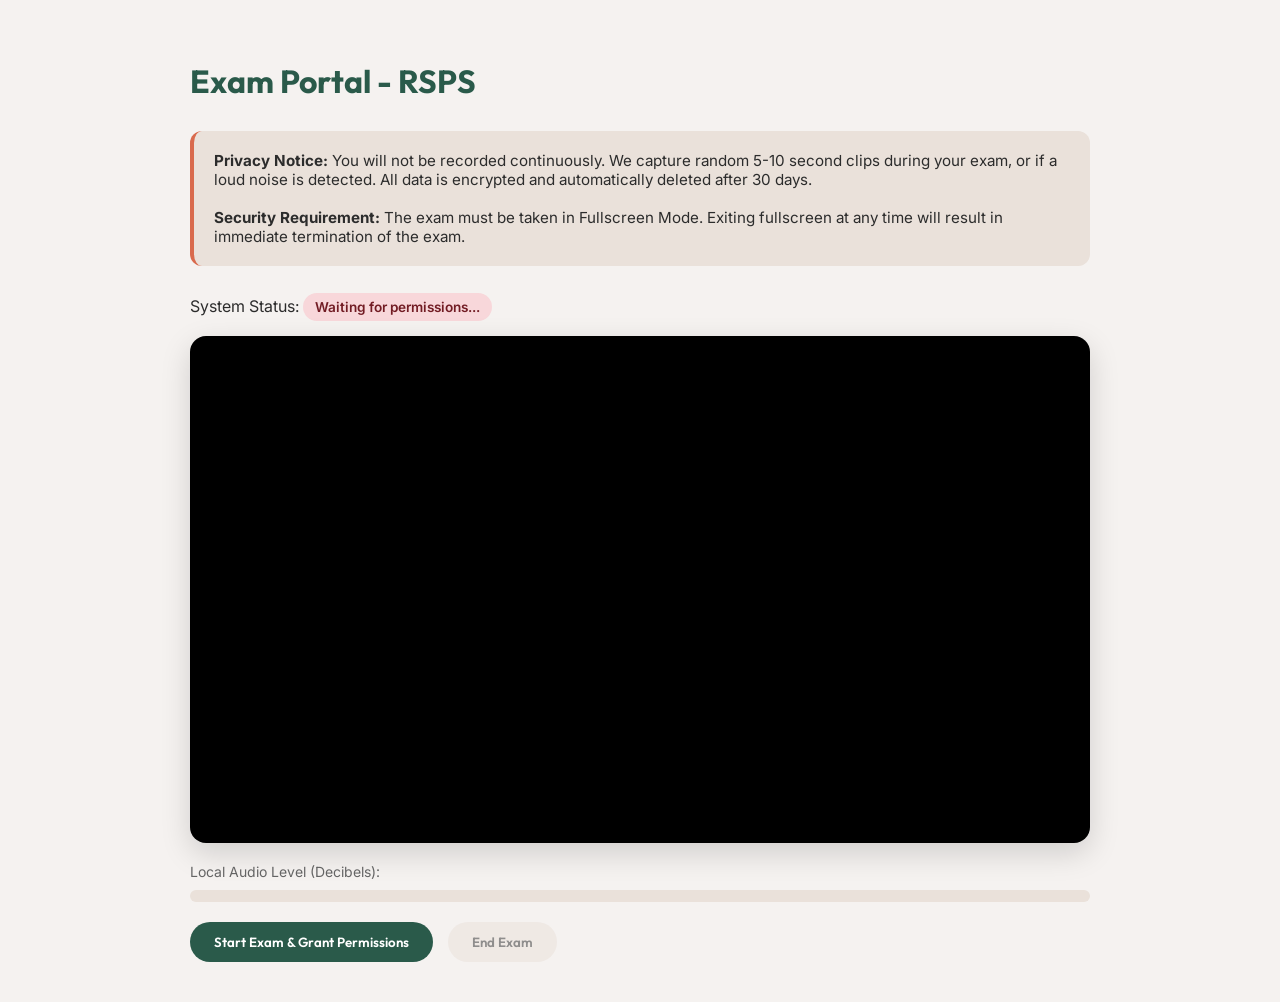
<file: static/rsps/index.html>
<!DOCTYPE html>
<html lang="en">
<head>
    <meta charset="UTF-8">
    <meta name="viewport" content="width=device-width, initial-scale=1.0">
    <title>RSPS Exam View</title>
    <link href="https://fonts.googleapis.com/css2?family=Outfit:wght@400;700&family=Inter:wght@400;500;600&display=swap" rel="stylesheet">
    <style>
        :root {
            --bg-primary: #F5F2F0;
            --bg-secondary: #EAE1DA;
            --text-main: #2C2C2C;
            --accent-vibrant: #D96A4D;
            --accent-forest: #2A5A4A;
            --accent-mustard: #E4A93C;
        }
        body { font-family: 'Inter', sans-serif; background: var(--bg-primary); color: var(--text-main); max-width: 900px; margin: 0 auto; padding: 40px 20px; }
        h1 { font-family: 'Outfit', sans-serif; color: var(--accent-forest); margin-bottom: 30px; }
        .alert { background: var(--bg-secondary); color: var(--text-main); padding: 20px; border-radius: 12px; margin-bottom: 30px; border-left: 4px solid var(--accent-vibrant); font-size: 0.95rem; }
        .camera-container { width: 100%; aspect-ratio: 16/9; background: #000; margin: 20px 0; border-radius: 16px; overflow: hidden; position: relative; box-shadow: 0 10px 30px rgba(0,0,0,0.15);}
        video { width: 100%; height: 100%; object-fit: cover; }
        .controls { display: flex; gap: 15px; margin-top: 20px; }
        button { font-family: 'Outfit', sans-serif; font-weight: 600; cursor: pointer; border: none; padding: 12px 24px; border-radius: 50px; transition: all 0.3s ease; }
        #start-btn { background: var(--accent-forest); color: white; }
        #start-btn:hover { background: #1f4236; transform: translateY(-2px); }
        #end-btn { background: var(--bg-secondary); color: var(--text-main); }
        #end-btn:disabled { opacity: 0.5; cursor: not-allowed; transform: none; }
        #end-btn:not(:disabled):hover { background: #dcd0c6; transform: translateY(-2px); }
        .status { padding: 6px 12px; border-radius: 20px; font-weight: 600; font-size: 0.85rem; }
        .status.active { background: #d4edda; color: #155724; }
        .status.error { background: #f8d7da; color: #721c24; }
        #audio-level { width: 100%; height: 12px; background: var(--bg-secondary); margin-top: 10px; border-radius: 6px; overflow: hidden;}
        #audio-bar { height: 100%; background: var(--accent-mustard); width: 0%; border-radius: 6px; transition: width 0.1s; }
        .ui-overlay { position: absolute; top: 15px; right: 15px; background: rgba(217, 106, 77, 0.9); color: white; padding: 6px 15px; border-radius: 20px; font-weight: bold; font-size: 13px; font-family: 'Outfit', sans-serif; letter-spacing: 0.5px; backdrop-filter: blur(5px);}
        #log { border-radius: 12px; background: white; border: 1px solid var(--bg-secondary); box-shadow: inset 0 2px 5px rgba(0,0,0,0.02);}
    </style>
</head>
<body>
    <h1>Exam Portal - RSPS</h1>
    
    <div class="alert">
        <strong>Privacy Notice:</strong> You will not be recorded continuously. We capture random 5-10 second clips during your exam, or if a loud noise is detected. All data is encrypted and automatically deleted after 30 days.<br><br>
        <strong>Security Requirement:</strong> The exam must be taken in Fullscreen Mode. Exiting fullscreen at any time will result in immediate termination of the exam.
    </div>

    <div>
        System Status: <span id="sys-status" class="status error">Waiting for permissions...</span>
    </div>

    <div class="camera-container">
        <video id="webcam" autoplay muted playsinline></video>
        <div class="ui-overlay" id="recording-indicator" style="display: none; background: rgba(255,0,0,0.8);">🔴 Recording...</div>
    </div>
    
    <div style="margin-bottom: 5px; font-size: 14px; color: #666;">Local Audio Level (Decibels):</div>
    <div id="audio-level"><div id="audio-bar"></div></div>

    <div class="controls">
        <button id="start-btn">Start Exam & Grant Permissions</button>
        <button id="end-btn" disabled>End Exam</button>
    </div>

    <!-- Hidden div to hold log output without showing to the user -->
    <div id="log" style="display: none;"></div>

    <script src="app.js"></script>
</body>
</html>
</file>
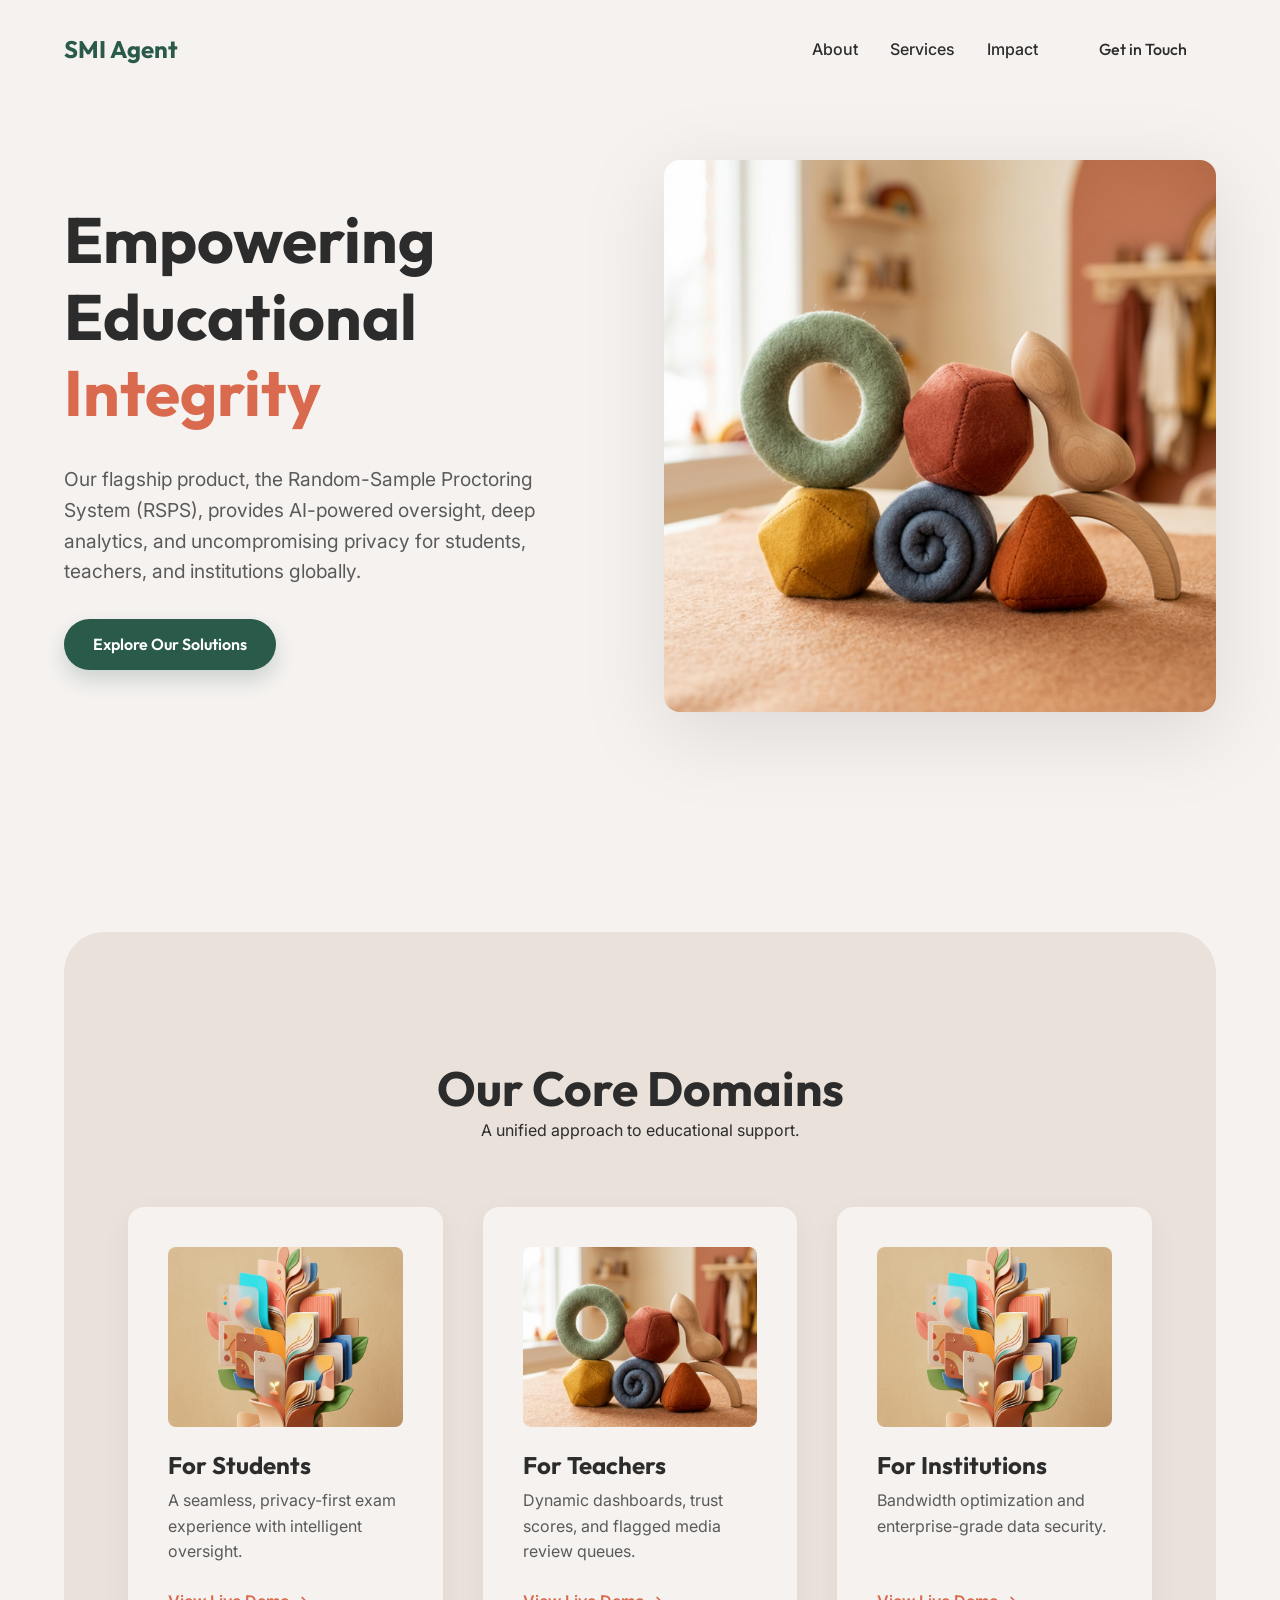
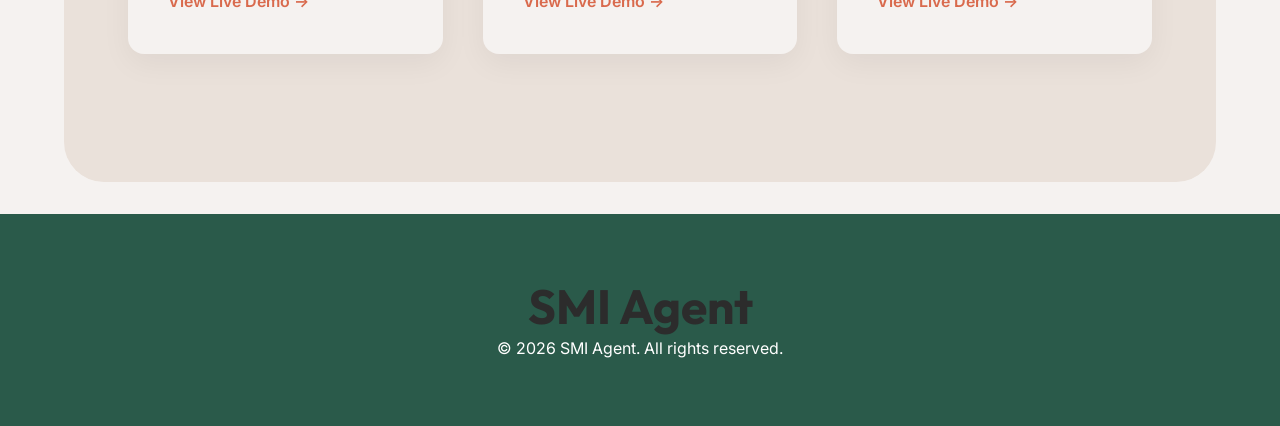
<file: static/smi_agent/index.html>
<!DOCTYPE html>
<html lang="en">
<head>
    <meta charset="UTF-8">
    <meta name="viewport" content="width=device-width, initial-scale=1.0">
    <title>SMI Agent - Elevating Education</title>
    <link rel="preconnect" href="https://fonts.googleapis.com">
    <link rel="preconnect" href="https://fonts.gstatic.com" crossorigin>
    <link href="https://fonts.googleapis.com/css2?family=Outfit:wght@400;700&family=Inter:wght@400;500;600&display=swap" rel="stylesheet">
    <link rel="stylesheet" href="style.css">
</head>
<body>
    <!-- Navbar -->
    <nav class="navbar">
        <div class="logo">SMI Agent</div>
        <ul class="nav-links">
            <li><a href="#about">About</a></li>
            <li><a href="#services">Services</a></li>
            <li><a href="#impact">Impact</a></li>
            <li><a href="#contact" class="btn">Get in Touch</a></li>
        </ul>
    </nav>

    <!-- Hero Section -->
    <section class="hero slide-in">
        <div class="hero-content parallax" data-speed="0.5">
            <h1>Empowering Educational <span class="highlight">Integrity</span></h1>
            <p>Our flagship product, the Random-Sample Proctoring System (RSPS), provides AI-powered oversight, deep analytics, and uncompromising privacy for students, teachers, and institutions globally.</p>
            <a href="#services" class="btn btn-primary cta">Explore Our Solutions</a>
        </div>
        <div class="hero-image parallax" data-speed="0.2">
            <img src="shape_1.png" alt="Abstract Educational Shape" class="hover-float">
        </div>
    </section>

    <!-- Modular Services Section -->
    <section id="services" class="services grid-domain fade-in">
        <div class="section-header">
            <h2>Our Core Domains</h2>
            <p>A unified approach to educational support.</p>
        </div>
        <div class="card-grid">
            <div class="card interactive-card">
                <div class="card-image">
                    <img src="shape_2.png" alt="Growth Shape">
                </div>
                <h3>For Students</h3>
                <p>A seamless, privacy-first exam experience with intelligent oversight.</p>
                <a href="student.html" class="link">View Live Demo &rarr;</a>
            </div>
            <div class="card interactive-card">
                <div class="card-image">
                    <img src="shape_1.png" alt="Admin Shape">
                </div>
                <h3>For Teachers</h3>
                <p>Dynamic dashboards, trust scores, and flagged media review queues.</p>
                <a href="teacher.html" class="link">View Live Demo &rarr;</a>
            </div>
            <div class="card interactive-card">
                <div class="card-image">
                    <img src="shape_2.png" alt="Partner Shape">
                </div>
                <h3>For Institutions</h3>
                <p>Bandwidth optimization and enterprise-grade data security.</p>
                <a href="institution.html" class="link">View Live Demo &rarr;</a>
            </div>
        </div>
    </section>

    <!-- Footer -->
    <footer>
        <div class="footer-content">
            <h2>SMI Agent</h2>
            <p>&copy; 2026 SMI Agent. All rights reserved.</p>
        </div>
    </footer>

    <script src="app.js"></script>
</body>
</html>
</file>
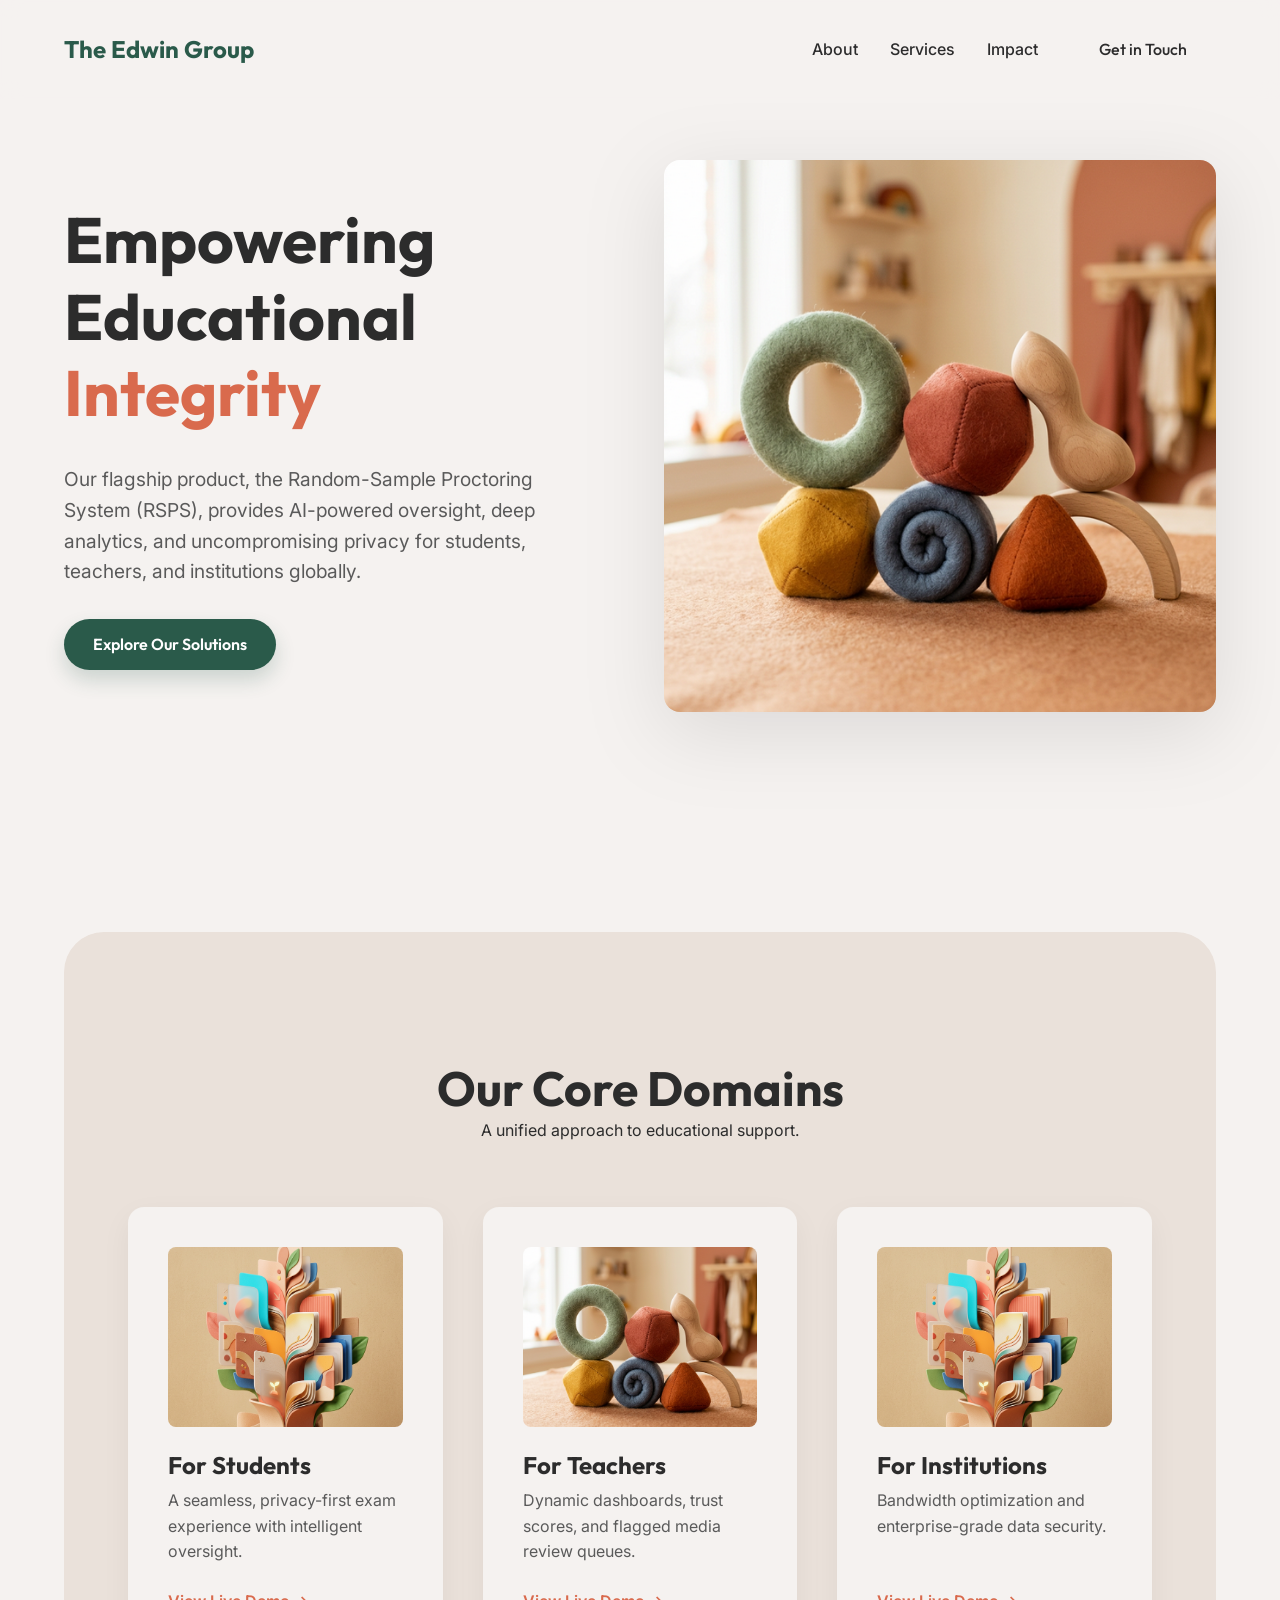
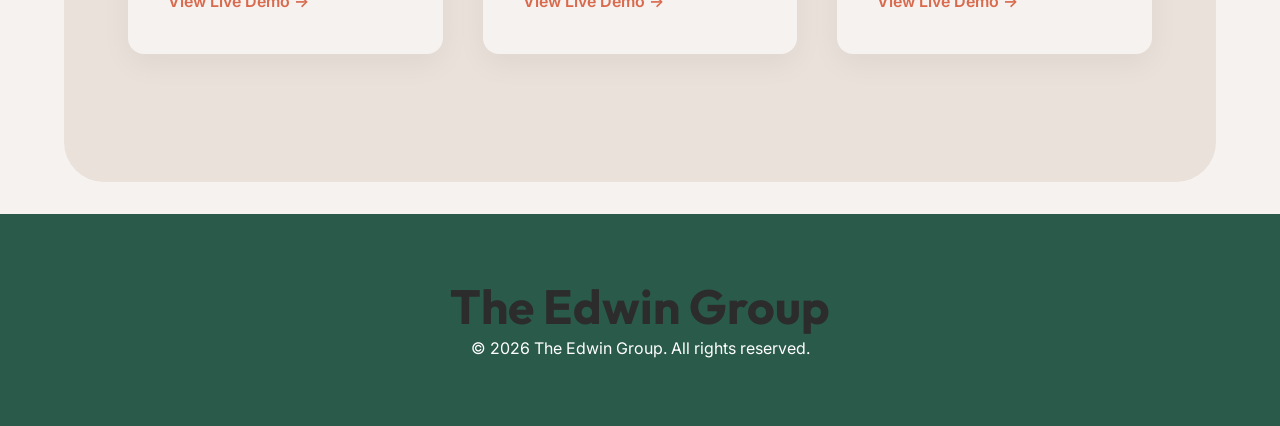
<file: RSPS/backend/static/edwin/index.html>
<!DOCTYPE html>
<html lang="en">
<head>
    <meta charset="UTF-8">
    <meta name="viewport" content="width=device-width, initial-scale=1.0">
    <title>The Edwin Group - Elevating Education</title>
    <link rel="preconnect" href="https://fonts.googleapis.com">
    <link rel="preconnect" href="https://fonts.gstatic.com" crossorigin>
    <link href="https://fonts.googleapis.com/css2?family=Outfit:wght@400;700&family=Inter:wght@400;500;600&display=swap" rel="stylesheet">
    <link rel="stylesheet" href="style.css">
</head>
<body>
    <!-- Navbar -->
    <nav class="navbar">
        <div class="logo">The Edwin Group</div>
        <ul class="nav-links">
            <li><a href="#about">About</a></li>
            <li><a href="#services">Services</a></li>
            <li><a href="#impact">Impact</a></li>
            <li><a href="#contact" class="btn">Get in Touch</a></li>
        </ul>
    </nav>

    <!-- Hero Section -->
    <section class="hero slide-in">
        <div class="hero-content parallax" data-speed="0.5">
            <h1>Empowering Educational <span class="highlight">Integrity</span></h1>
            <p>Our flagship product, the Random-Sample Proctoring System (RSPS), provides AI-powered oversight, deep analytics, and uncompromising privacy for students, teachers, and institutions globally.</p>
            <a href="#services" class="btn btn-primary cta">Explore Our Solutions</a>
        </div>
        <div class="hero-image parallax" data-speed="0.2">
            <img src="shape_1.png" alt="Abstract Educational Shape" class="hover-float">
        </div>
    </section>

    <!-- Modular Services Section -->
    <section id="services" class="services grid-domain fade-in">
        <div class="section-header">
            <h2>Our Core Domains</h2>
            <p>A unified approach to educational support.</p>
        </div>
        <div class="card-grid">
            <div class="card interactive-card">
                <div class="card-image">
                    <img src="shape_2.png" alt="Growth Shape">
                </div>
                <h3>For Students</h3>
                <p>A seamless, privacy-first exam experience with intelligent oversight.</p>
                <a href="student.html" class="link">View Live Demo &rarr;</a>
            </div>
            <div class="card interactive-card">
                <div class="card-image">
                    <img src="shape_1.png" alt="Admin Shape">
                </div>
                <h3>For Teachers</h3>
                <p>Dynamic dashboards, trust scores, and flagged media review queues.</p>
                <a href="teacher.html" class="link">View Live Demo &rarr;</a>
            </div>
            <div class="card interactive-card">
                <div class="card-image">
                    <img src="shape_2.png" alt="Partner Shape">
                </div>
                <h3>For Institutions</h3>
                <p>Bandwidth optimization and enterprise-grade data security.</p>
                <a href="institution.html" class="link">View Live Demo &rarr;</a>
            </div>
        </div>
    </section>

    <!-- Footer -->
    <footer>
        <div class="footer-content">
            <h2>The Edwin Group</h2>
            <p>&copy; 2026 The Edwin Group. All rights reserved.</p>
        </div>
    </footer>

    <script src="app.js"></script>
</body>
</html>
</file>
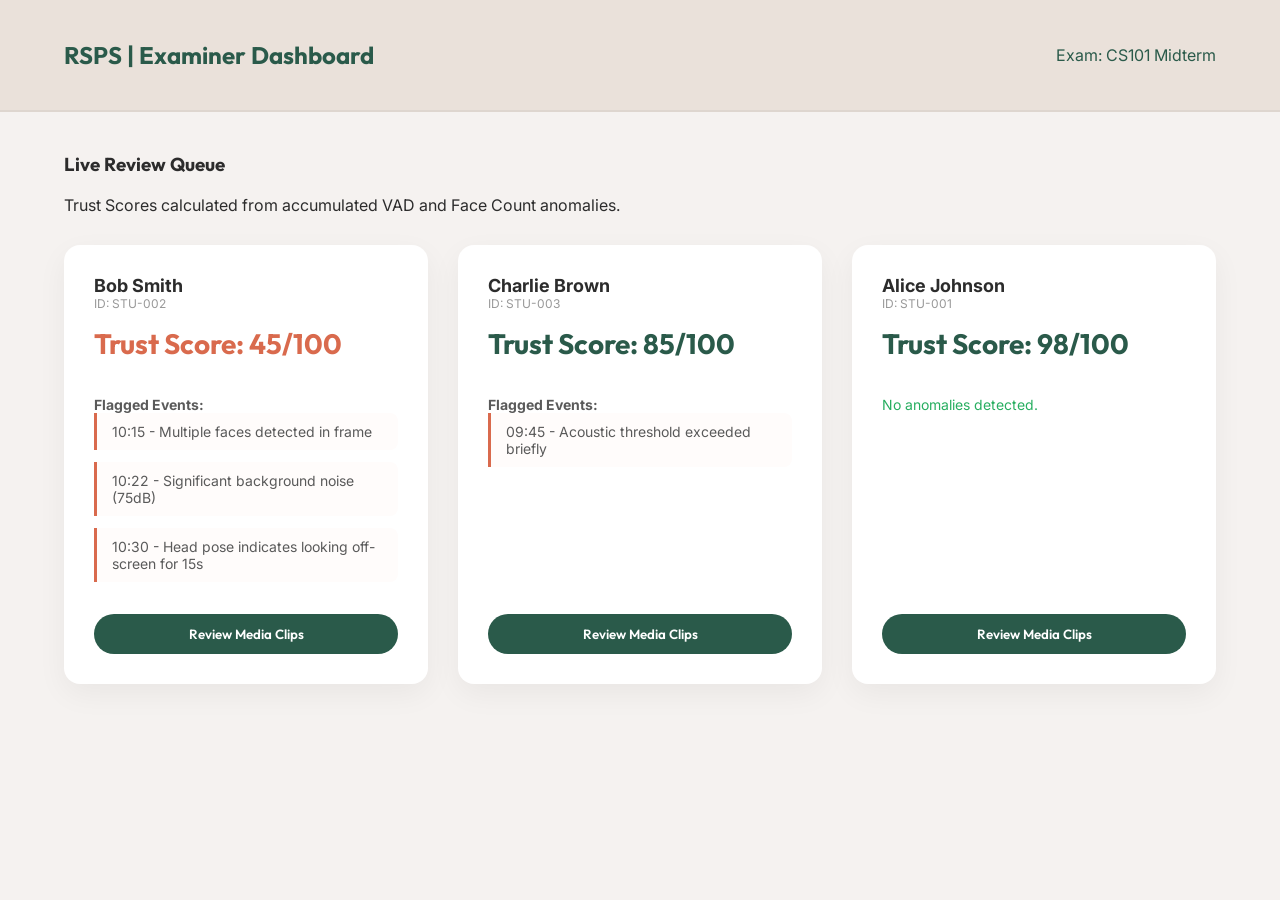
<file: static/rsps/dashboard.html>
<!DOCTYPE html>
<html lang="en">
<head>
    <meta charset="UTF-8">
    <meta name="viewport" content="width=device-width, initial-scale=1.0">
    <title>RSPS Examiner Dashboard</title>
    <link href="https://fonts.googleapis.com/css2?family=Outfit:wght@400;700&family=Inter:wght@400;500;600&display=swap" rel="stylesheet">
    <style>
        :root {
            --bg-primary: #F5F2F0;
            --bg-secondary: #EAE1DA;
            --text-main: #2C2C2C;
            --accent-vibrant: #D96A4D;
            --accent-forest: #2A5A4A;
            --border-radius: 16px;
        }
        body { font-family: 'Inter', sans-serif; margin: 0; background: var(--bg-primary); color: var(--text-main); }
        h1, h2, h3 { font-family: 'Outfit', sans-serif; }
        .header { background: var(--bg-secondary); color: var(--accent-forest); padding: 20px 5%; display: flex; justify-content: space-between; align-items: center; border-bottom: 2px solid rgba(0,0,0,0.05);}
        .container { max-width: 1200px; margin: 40px auto; padding: 0 5%; }
        .student-grid { display: grid; grid-template-columns: repeat(auto-fill, minmax(320px, 1fr)); gap: 30px; margin-top: 30px;}
        .card { background: white; border-radius: var(--border-radius); box-shadow: 0 10px 30px rgba(0,0,0,0.05); padding: 30px; display: flex; flex-direction: column; transition: transform 0.3s ease; border-top: 4px solid var(--accent-mustard); }
        .card:hover { transform: translateY(-5px); box-shadow: 0 15px 40px rgba(0,0,0,0.08); }
        .trust-score { font-size: 28px; font-family: 'Outfit', sans-serif; font-weight: 700; margin: 15px 0; }
        .score-high { color: var(--accent-forest); }
        .score-med { color: #E4A93C; }
        .score-low { color: var(--accent-vibrant); }
        .btn { background: var(--accent-forest); font-family: 'Outfit', sans-serif; font-weight: 600; color: white; border: none; padding: 12px 20px; border-radius: 50px; cursor: pointer; margin-top: auto; transition: all 0.3s ease;}
        .btn:hover { background: #1f4236; transform: translateY(-2px); }
        .flag-list { font-size: 14px; margin: 20px 0; color: #5A5A5A; }
        .flag-item { border-left: 3px solid var(--accent-vibrant); padding-left: 15px; margin-bottom: 12px; background: #fffcfb; padding: 10px 10px 10px 15px; border-radius: 0 8px 8px 0;}
    </style>
</head>
<body>
    <div class="header">
        <h2>RSPS | Examiner Dashboard</h2>
        <div>Exam: CS101 Midterm</div>
    </div>
    
    <div class="container">
        <h3>Live Review Queue</h3>
        <p>Trust Scores calculated from accumulated VAD and Face Count anomalies.</p>
        
        <div class="student-grid" id="student-grid">
            <!-- Populated via JS -->
        </div>
    </div>

    <script src="dashboard.js"></script>
</body>
</html>
</file>
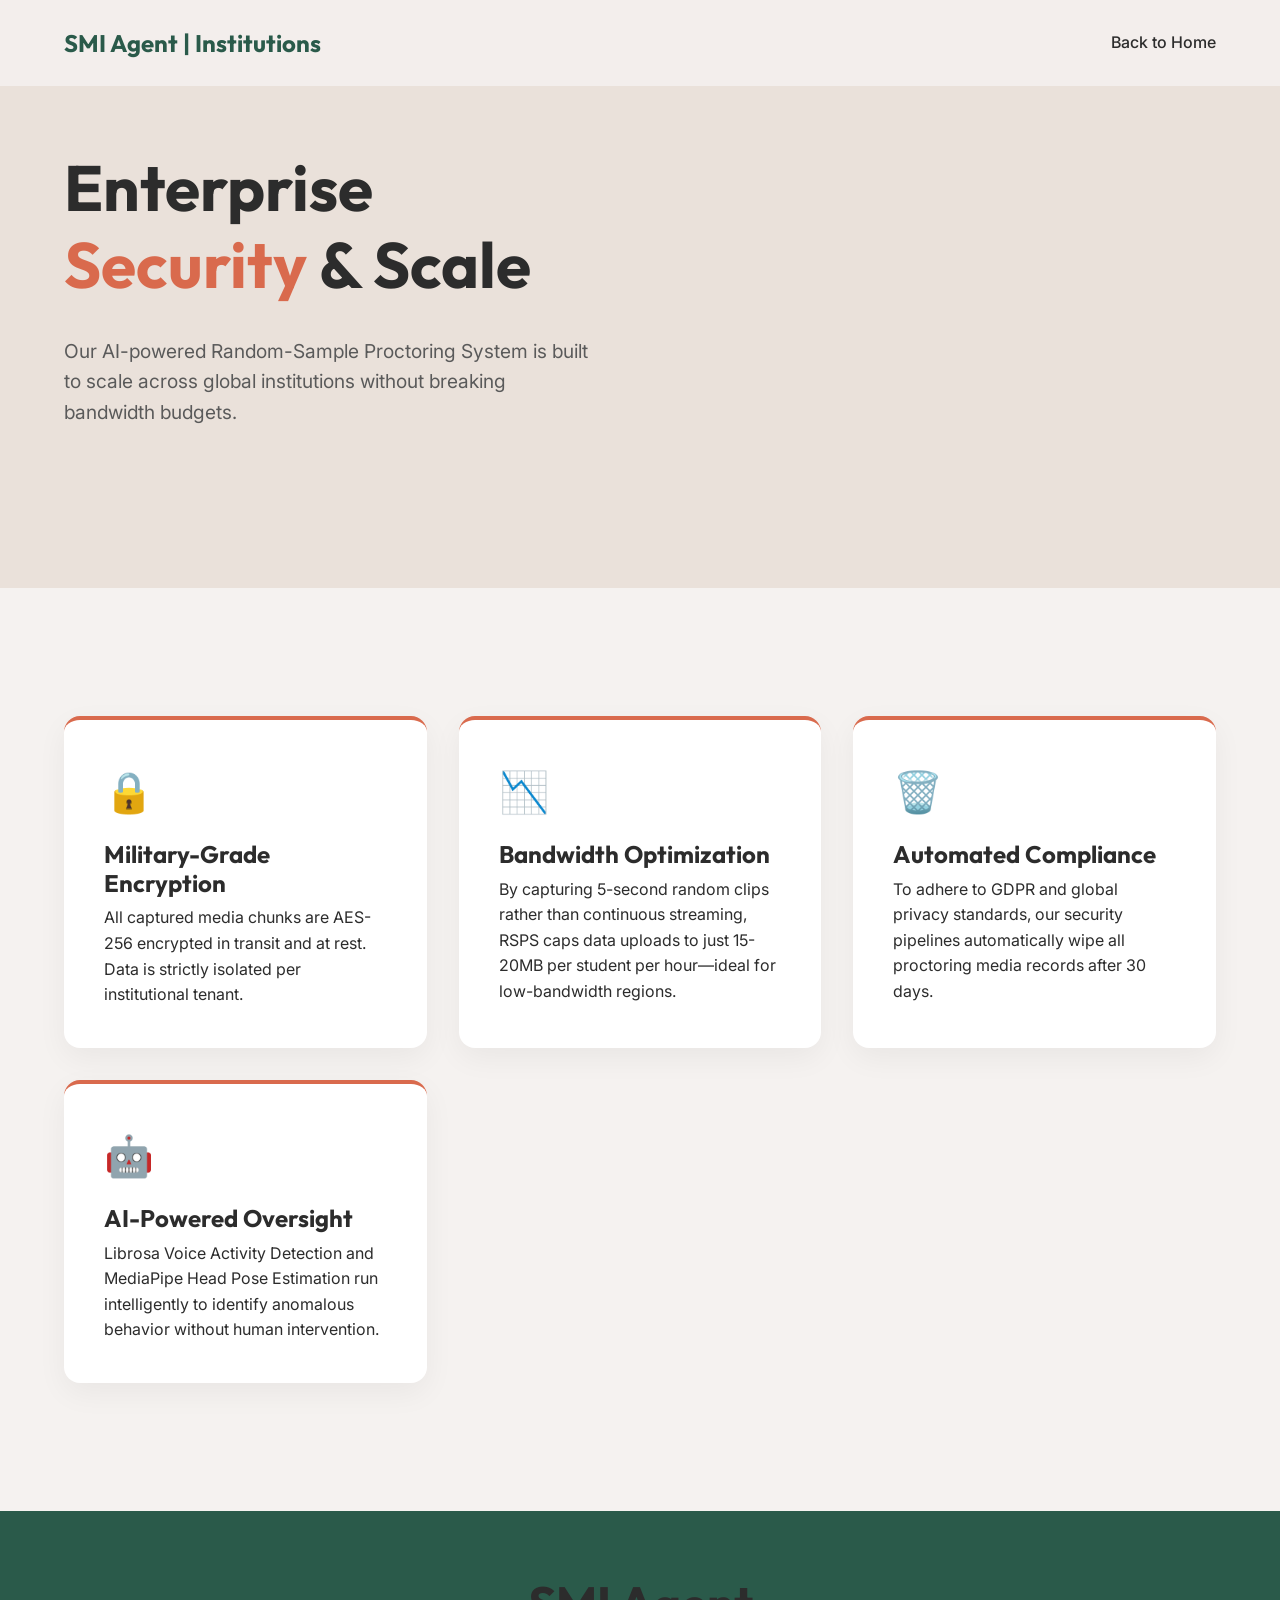
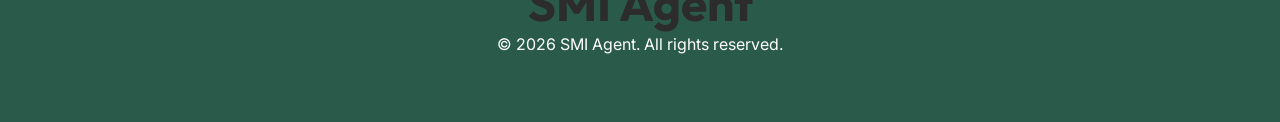
<file: static/smi_agent/institution.html>
<!DOCTYPE html>
<html lang="en">
<head>
    <meta charset="UTF-8">
    <meta name="viewport" content="width=device-width, initial-scale=1.0">
    <title>SMI Agent - Institution Solutions</title>
    <link rel="preconnect" href="https://fonts.googleapis.com">
    <link rel="preconnect" href="https://fonts.gstatic.com" crossorigin>
    <link href="https://fonts.googleapis.com/css2?family=Outfit:wght@400;700&family=Inter:wght@400;500;600&display=swap" rel="stylesheet">
    <link rel="stylesheet" href="style.css">
    <style>
        .features-grid {
            display: grid;
            grid-template-columns: repeat(auto-fit, minmax(300px, 1fr));
            gap: 2rem;
            margin: var(--spacing-xl) 5%;
        }
        .feature-item {
            background: white;
            padding: 2.5rem;
            border-radius: var(--border-radius);
            box-shadow: 0 10px 30px rgba(0,0,0,0.05);
            border-top: 4px solid var(--accent-vibrant);
        }
        .feature-icon {
            font-size: 2.5rem;
            margin-bottom: 1rem;
        }
    </style>
</head>
<body>
    <!-- Navbar -->
    <nav class="navbar">
        <div class="logo">SMI Agent | Institutions</div>
        <ul class="nav-links">
            <li><a href="index.html">Back to Home</a></li>
        </ul>
    </nav>

    <!-- Content -->
    <section class="hero slide-in" style="min-height: 50vh; padding-top: 150px; background-color: var(--bg-secondary);">
        <div class="hero-content">
            <h1>Enterprise <span class="highlight">Security</span> & Scale</h1>
            <p>Our AI-powered Random-Sample Proctoring System is built to scale across global institutions without breaking bandwidth budgets.</p>
        </div>
    </section>

    <div class="features-grid fade-in">
        <div class="feature-item">
            <div class="feature-icon">🔒</div>
            <h3>Military-Grade Encryption</h3>
            <p>All captured media chunks are AES-256 encrypted in transit and at rest. Data is strictly isolated per institutional tenant.</p>
        </div>
        <div class="feature-item">
            <div class="feature-icon">📉</div>
            <h3>Bandwidth Optimization</h3>
            <p>By capturing 5-second random clips rather than continuous streaming, RSPS caps data uploads to just 15-20MB per student per hour—ideal for low-bandwidth regions.</p>
        </div>
        <div class="feature-item">
            <div class="feature-icon">🗑️</div>
            <h3>Automated Compliance</h3>
            <p>To adhere to GDPR and global privacy standards, our security pipelines automatically wipe all proctoring media records after 30 days.</p>
        </div>
        <div class="feature-item">
            <div class="feature-icon">🤖</div>
            <h3>AI-Powered Oversight</h3>
            <p>Librosa Voice Activity Detection and MediaPipe Head Pose Estimation run intelligently to identify anomalous behavior without human intervention.</p>
        </div>
    </div>

    <footer>
        <div class="footer-content">
            <h2>SMI Agent</h2>
            <p>&copy; 2026 SMI Agent. All rights reserved.</p>
        </div>
    </footer>
    <script src="app.js"></script>
</body>
</html>
</file>
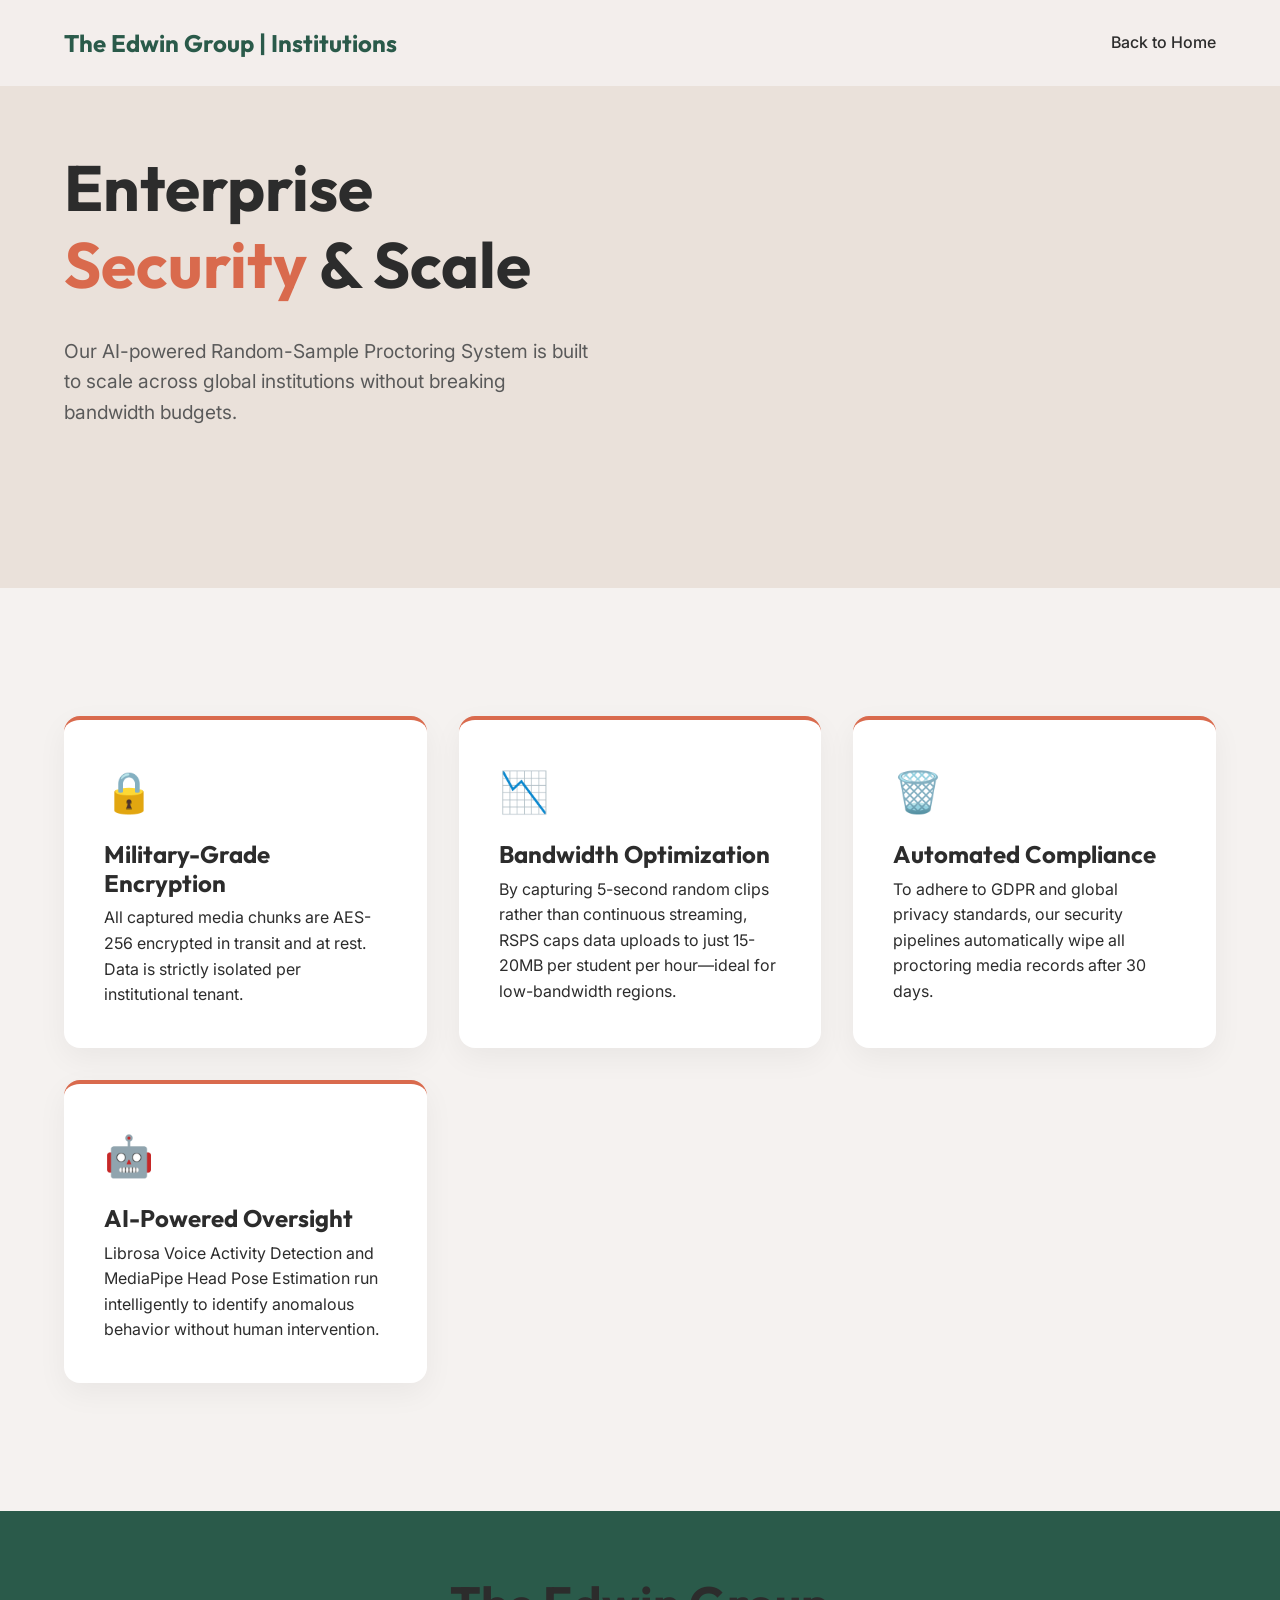
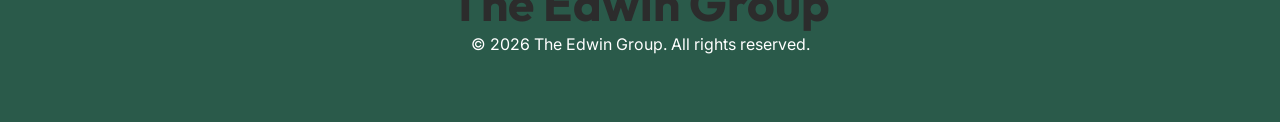
<file: RSPS/backend/static/edwin/institution.html>
<!DOCTYPE html>
<html lang="en">
<head>
    <meta charset="UTF-8">
    <meta name="viewport" content="width=device-width, initial-scale=1.0">
    <title>The Edwin Group - Institution Solutions</title>
    <link rel="preconnect" href="https://fonts.googleapis.com">
    <link rel="preconnect" href="https://fonts.gstatic.com" crossorigin>
    <link href="https://fonts.googleapis.com/css2?family=Outfit:wght@400;700&family=Inter:wght@400;500;600&display=swap" rel="stylesheet">
    <link rel="stylesheet" href="style.css">
    <style>
        .features-grid {
            display: grid;
            grid-template-columns: repeat(auto-fit, minmax(300px, 1fr));
            gap: 2rem;
            margin: var(--spacing-xl) 5%;
        }
        .feature-item {
            background: white;
            padding: 2.5rem;
            border-radius: var(--border-radius);
            box-shadow: 0 10px 30px rgba(0,0,0,0.05);
            border-top: 4px solid var(--accent-vibrant);
        }
        .feature-icon {
            font-size: 2.5rem;
            margin-bottom: 1rem;
        }
    </style>
</head>
<body>
    <!-- Navbar -->
    <nav class="navbar">
        <div class="logo">The Edwin Group | Institutions</div>
        <ul class="nav-links">
            <li><a href="index.html">Back to Home</a></li>
        </ul>
    </nav>

    <!-- Content -->
    <section class="hero slide-in" style="min-height: 50vh; padding-top: 150px; background-color: var(--bg-secondary);">
        <div class="hero-content">
            <h1>Enterprise <span class="highlight">Security</span> & Scale</h1>
            <p>Our AI-powered Random-Sample Proctoring System is built to scale across global institutions without breaking bandwidth budgets.</p>
        </div>
    </section>

    <div class="features-grid fade-in">
        <div class="feature-item">
            <div class="feature-icon">🔒</div>
            <h3>Military-Grade Encryption</h3>
            <p>All captured media chunks are AES-256 encrypted in transit and at rest. Data is strictly isolated per institutional tenant.</p>
        </div>
        <div class="feature-item">
            <div class="feature-icon">📉</div>
            <h3>Bandwidth Optimization</h3>
            <p>By capturing 5-second random clips rather than continuous streaming, RSPS caps data uploads to just 15-20MB per student per hour—ideal for low-bandwidth regions.</p>
        </div>
        <div class="feature-item">
            <div class="feature-icon">🗑️</div>
            <h3>Automated Compliance</h3>
            <p>To adhere to GDPR and global privacy standards, our security pipelines automatically wipe all proctoring media records after 30 days.</p>
        </div>
        <div class="feature-item">
            <div class="feature-icon">🤖</div>
            <h3>AI-Powered Oversight</h3>
            <p>Librosa Voice Activity Detection and MediaPipe Head Pose Estimation run intelligently to identify anomalous behavior without human intervention.</p>
        </div>
    </div>

    <footer>
        <div class="footer-content">
            <h2>The Edwin Group</h2>
            <p>&copy; 2026 The Edwin Group. All rights reserved.</p>
        </div>
    </footer>
    <script src="app.js"></script>
</body>
</html>
</file>
<file: static/smi_agent/style.css>
/* ==============================
   The Edwin Group - Brand Tokens
   ============================== */
:root {
    /* Color Palette */
    --bg-primary: #F5F2F0; /* Soft Beige */
    --bg-secondary: #EAE1DA; /* Warm Sand */
    --text-main: #2C2C2C;
    --text-muted: #5A5A5A;
    --accent-vibrant: #D96A4D; /* Terracotta */
    --accent-forest: #2A5A4A; /* Forest Green */
    --accent-mustard: #E4A93C; /* Mustard Yellow */
    
    /* Typography */
    --font-heading: 'Outfit', sans-serif;
    --font-body: 'Inter', sans-serif;
    
    /* Spacing & Utilities */
    --spacing-sm: 1rem;
    --spacing-md: 2rem;
    --spacing-lg: 4rem;
    --spacing-xl: 8rem;
    --border-radius: 16px;
    --transition-smooth: all 0.4s cubic-bezier(0.25, 0.8, 0.25, 1);
}

/* ==============================
   Base Styles
   ============================== */
* {
    margin: 0;
    padding: 0;
    box-sizing: border-box;
}

body {
    background-color: var(--bg-primary);
    color: var(--text-main);
    font-family: var(--font-body);
    line-height: 1.6;
    overflow-x: hidden;
    scroll-behavior: smooth;
}

h1, h2, h3, h4 {
    font-family: var(--font-heading);
    font-weight: 700;
    line-height: 1.2;
    color: var(--text-main);
}

h1 { font-size: clamp(2.5rem, 5vw, 4.5rem); }
h2 { font-size: clamp(2rem, 4vw, 3rem); }
h3 { font-size: 1.5rem; margin-bottom: 0.5rem; }

a { text-decoration: none; color: inherit; }
.highlight { color: var(--accent-vibrant); }

/* ==============================
   Components
   ============================== */
/* Buttons */
.btn {
    display: inline-block;
    padding: 0.8rem 1.8rem;
    border-radius: 50px;
    font-weight: 600;
    font-family: var(--font-heading);
    transition: var(--transition-smooth);
    cursor: pointer;
    border: none;
}

.btn-primary {
    background-color: var(--accent-forest);
    color: white;
    box-shadow: 0 10px 20px rgba(42, 90, 74, 0.2);
}

.btn-primary:hover {
    transform: translateY(-3px);
    box-shadow: 0 15px 25px rgba(42, 90, 74, 0.3);
    background-color: #1f4236;
}

.link {
    color: var(--accent-vibrant);
    font-weight: 600;
    position: relative;
    display: inline-block;
}

.link::after {
    content: '';
    position: absolute;
    width: 0;
    height: 2px;
    bottom: -2px;
    left: 0;
    background-color: var(--accent-vibrant);
    transition: var(--transition-smooth);
}

.link:hover::after { width: 100%; }

/* Navigation */
.navbar {
    display: flex;
    justify-content: space-between;
    align-items: center;
    padding: 1.5rem 5%;
    position: fixed;
    top: 0;
    width: 100%;
    z-index: 1000;
    transition: var(--transition-smooth);
    background: rgba(245, 242, 240, 0.8);
    backdrop-filter: blur(10px);
}

.navbar .logo {
    font-family: var(--font-heading);
    font-size: 1.5rem;
    font-weight: 700;
    color: var(--accent-forest);
}

.nav-links {
    display: flex;
    gap: 2rem;
    list-style: none;
    align-items: center;
}

.nav-links a {
    font-weight: 500;
    transition: var(--transition-smooth);
}

.nav-links a:hover { color: var(--accent-vibrant); }

/* ==============================
   Layout & Sections
   ============================== */
section { padding: var(--spacing-xl) 5%; }

/* Hero */
.hero {
    min-height: 100vh;
    display: flex;
    align-items: center;
    justify-content: space-between;
    padding-top: 100px;
}

.hero-content {
    flex: 1;
    max-width: 600px;
    padding-right: var(--spacing-lg);
}

.hero-content p {
    font-size: 1.2rem;
    color: var(--text-muted);
    margin: var(--spacing-md) 0;
}

.hero-image {
    flex: 1;
    display: flex;
    justify-content: center;
    align-items: center;
}

.hero-image img {
    max-width: 100%;
    border-radius: var(--border-radius);
    filter: drop-shadow(0 20px 40px rgba(0,0,0,0.1));
}

/* Services / Modular Grid */
.grid-domain {
    background-color: var(--bg-secondary);
    border-radius: 40px;
    margin: 2rem 5%;
    padding: var(--spacing-xl) 5%;
}

.section-header {
    text-align: center;
    margin-bottom: var(--spacing-lg);
}

.card-grid {
    display: grid;
    grid-template-columns: repeat(auto-fit, minmax(300px, 1fr));
    gap: 2.5rem;
}

/* Cards (Interactive) */
.card {
    background: var(--bg-primary);
    padding: 2.5rem;
    border-radius: var(--border-radius);
    box-shadow: 0 10px 30px rgba(0,0,0,0.05);
    transition: var(--transition-smooth);
    position: relative;
    overflow: hidden;
    display: flex;
    flex-direction: column;
}

.card:hover {
    transform: translateY(-10px);
    box-shadow: 0 20px 40px rgba(0,0,0,0.1);
}

.card::before {
    content: '';
    position: absolute;
    top: 0; left: 0; width: 100%; height: 4px;
    background: var(--accent-mustard);
    transform: scaleX(0);
    transform-origin: left;
    transition: transform 0.4s ease;
}

.card:hover::before { transform: scaleX(1); }

.card-image {
    width: 100%;
    height: 180px;
    border-radius: 8px;
    margin-bottom: 1.5rem;
    overflow: hidden;
    position: relative;
}

.card-image img {
    width: 100%;
    height: 100%;
    object-fit: cover;
    transition: var(--transition-smooth);
}

.card:hover .card-image img {
    transform: scale(1.05);
}

.card p {
    color: var(--text-muted);
    margin-bottom: 1.5rem;
    flex-grow: 1;
}

/* Footer */
footer {
    background-color: var(--accent-forest);
    color: white;
    padding: var(--spacing-lg) 5%;
    text-align: center;
}

/* ==============================
   Animations & Micro-interactions
   ============================== */
.hover-float {
    animation: float 6s ease-in-out infinite;
}

@keyframes float {
    0% { transform: translateY(0px); }
    50% { transform: translateY(-20px); }
    100% { transform: translateY(0px); }
}

/* Scroll Reveals */
.fade-in { opacity: 0; transform: translateY(30px); transition: all 0.8s ease-out; }
.fade-in.visible { opacity: 1; transform: translateY(0); }

.slide-in { opacity: 0; transform: translateX(-50px); transition: all 1s cubic-bezier(0.2, 0.8, 0.2, 1); }
.slide-in.visible { opacity: 1; transform: translateX(0); }

/* Responsive adjustments */
@media (max-width: 900px) {
    .hero { flex-direction: column; text-align: center; padding-top: 150px; }
    .hero-content { padding-right: 0; margin-bottom: 3rem; }
    .nav-links { display: none; } /* Simple collapse for demo */
}
</file>
<file: RSPS/backend/static/edwin/style.css>
/* ==============================
   The Edwin Group - Brand Tokens
   ============================== */
:root {
    /* Color Palette */
    --bg-primary: #F5F2F0; /* Soft Beige */
    --bg-secondary: #EAE1DA; /* Warm Sand */
    --text-main: #2C2C2C;
    --text-muted: #5A5A5A;
    --accent-vibrant: #D96A4D; /* Terracotta */
    --accent-forest: #2A5A4A; /* Forest Green */
    --accent-mustard: #E4A93C; /* Mustard Yellow */
    
    /* Typography */
    --font-heading: 'Outfit', sans-serif;
    --font-body: 'Inter', sans-serif;
    
    /* Spacing & Utilities */
    --spacing-sm: 1rem;
    --spacing-md: 2rem;
    --spacing-lg: 4rem;
    --spacing-xl: 8rem;
    --border-radius: 16px;
    --transition-smooth: all 0.4s cubic-bezier(0.25, 0.8, 0.25, 1);
}

/* ==============================
   Base Styles
   ============================== */
* {
    margin: 0;
    padding: 0;
    box-sizing: border-box;
}

body {
    background-color: var(--bg-primary);
    color: var(--text-main);
    font-family: var(--font-body);
    line-height: 1.6;
    overflow-x: hidden;
    scroll-behavior: smooth;
}

h1, h2, h3, h4 {
    font-family: var(--font-heading);
    font-weight: 700;
    line-height: 1.2;
    color: var(--text-main);
}

h1 { font-size: clamp(2.5rem, 5vw, 4.5rem); }
h2 { font-size: clamp(2rem, 4vw, 3rem); }
h3 { font-size: 1.5rem; margin-bottom: 0.5rem; }

a { text-decoration: none; color: inherit; }
.highlight { color: var(--accent-vibrant); }

/* ==============================
   Components
   ============================== */
/* Buttons */
.btn {
    display: inline-block;
    padding: 0.8rem 1.8rem;
    border-radius: 50px;
    font-weight: 600;
    font-family: var(--font-heading);
    transition: var(--transition-smooth);
    cursor: pointer;
    border: none;
}

.btn-primary {
    background-color: var(--accent-forest);
    color: white;
    box-shadow: 0 10px 20px rgba(42, 90, 74, 0.2);
}

.btn-primary:hover {
    transform: translateY(-3px);
    box-shadow: 0 15px 25px rgba(42, 90, 74, 0.3);
    background-color: #1f4236;
}

.link {
    color: var(--accent-vibrant);
    font-weight: 600;
    position: relative;
    display: inline-block;
}

.link::after {
    content: '';
    position: absolute;
    width: 0;
    height: 2px;
    bottom: -2px;
    left: 0;
    background-color: var(--accent-vibrant);
    transition: var(--transition-smooth);
}

.link:hover::after { width: 100%; }

/* Navigation */
.navbar {
    display: flex;
    justify-content: space-between;
    align-items: center;
    padding: 1.5rem 5%;
    position: fixed;
    top: 0;
    width: 100%;
    z-index: 1000;
    transition: var(--transition-smooth);
    background: rgba(245, 242, 240, 0.8);
    backdrop-filter: blur(10px);
}

.navbar .logo {
    font-family: var(--font-heading);
    font-size: 1.5rem;
    font-weight: 700;
    color: var(--accent-forest);
}

.nav-links {
    display: flex;
    gap: 2rem;
    list-style: none;
    align-items: center;
}

.nav-links a {
    font-weight: 500;
    transition: var(--transition-smooth);
}

.nav-links a:hover { color: var(--accent-vibrant); }

/* ==============================
   Layout & Sections
   ============================== */
section { padding: var(--spacing-xl) 5%; }

/* Hero */
.hero {
    min-height: 100vh;
    display: flex;
    align-items: center;
    justify-content: space-between;
    padding-top: 100px;
}

.hero-content {
    flex: 1;
    max-width: 600px;
    padding-right: var(--spacing-lg);
}

.hero-content p {
    font-size: 1.2rem;
    color: var(--text-muted);
    margin: var(--spacing-md) 0;
}

.hero-image {
    flex: 1;
    display: flex;
    justify-content: center;
    align-items: center;
}

.hero-image img {
    max-width: 100%;
    border-radius: var(--border-radius);
    filter: drop-shadow(0 20px 40px rgba(0,0,0,0.1));
}

/* Services / Modular Grid */
.grid-domain {
    background-color: var(--bg-secondary);
    border-radius: 40px;
    margin: 2rem 5%;
    padding: var(--spacing-xl) 5%;
}

.section-header {
    text-align: center;
    margin-bottom: var(--spacing-lg);
}

.card-grid {
    display: grid;
    grid-template-columns: repeat(auto-fit, minmax(300px, 1fr));
    gap: 2.5rem;
}

/* Cards (Interactive) */
.card {
    background: var(--bg-primary);
    padding: 2.5rem;
    border-radius: var(--border-radius);
    box-shadow: 0 10px 30px rgba(0,0,0,0.05);
    transition: var(--transition-smooth);
    position: relative;
    overflow: hidden;
    display: flex;
    flex-direction: column;
}

.card:hover {
    transform: translateY(-10px);
    box-shadow: 0 20px 40px rgba(0,0,0,0.1);
}

.card::before {
    content: '';
    position: absolute;
    top: 0; left: 0; width: 100%; height: 4px;
    background: var(--accent-mustard);
    transform: scaleX(0);
    transform-origin: left;
    transition: transform 0.4s ease;
}

.card:hover::before { transform: scaleX(1); }

.card-image {
    width: 100%;
    height: 180px;
    border-radius: 8px;
    margin-bottom: 1.5rem;
    overflow: hidden;
    position: relative;
}

.card-image img {
    width: 100%;
    height: 100%;
    object-fit: cover;
    transition: var(--transition-smooth);
}

.card:hover .card-image img {
    transform: scale(1.05);
}

.card p {
    color: var(--text-muted);
    margin-bottom: 1.5rem;
    flex-grow: 1;
}

/* Footer */
footer {
    background-color: var(--accent-forest);
    color: white;
    padding: var(--spacing-lg) 5%;
    text-align: center;
}

/* ==============================
   Animations & Micro-interactions
   ============================== */
.hover-float {
    animation: float 6s ease-in-out infinite;
}

@keyframes float {
    0% { transform: translateY(0px); }
    50% { transform: translateY(-20px); }
    100% { transform: translateY(0px); }
}

/* Scroll Reveals */
.fade-in { opacity: 0; transform: translateY(30px); transition: all 0.8s ease-out; }
.fade-in.visible { opacity: 1; transform: translateY(0); }

.slide-in { opacity: 0; transform: translateX(-50px); transition: all 1s cubic-bezier(0.2, 0.8, 0.2, 1); }
.slide-in.visible { opacity: 1; transform: translateX(0); }

/* Responsive adjustments */
@media (max-width: 900px) {
    .hero { flex-direction: column; text-align: center; padding-top: 150px; }
    .hero-content { padding-right: 0; margin-bottom: 3rem; }
    .nav-links { display: none; } /* Simple collapse for demo */
}
</file>
